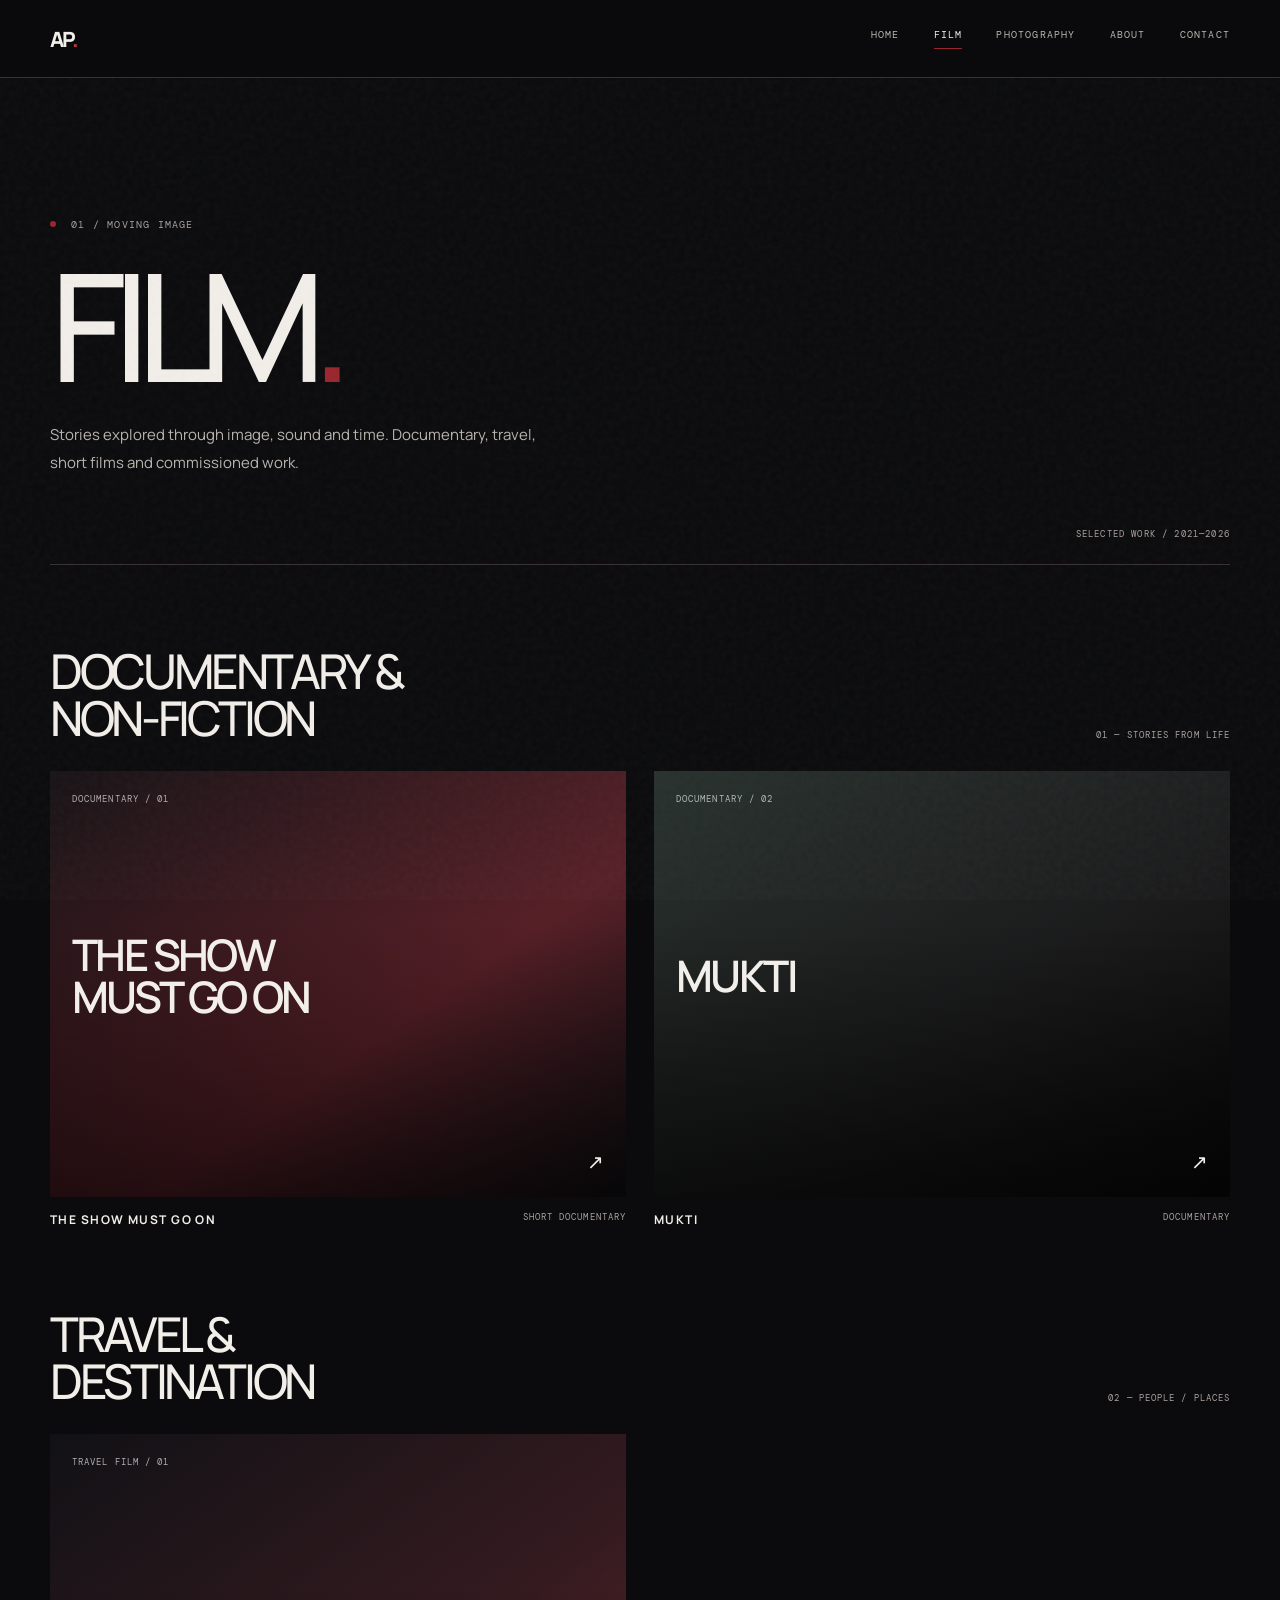
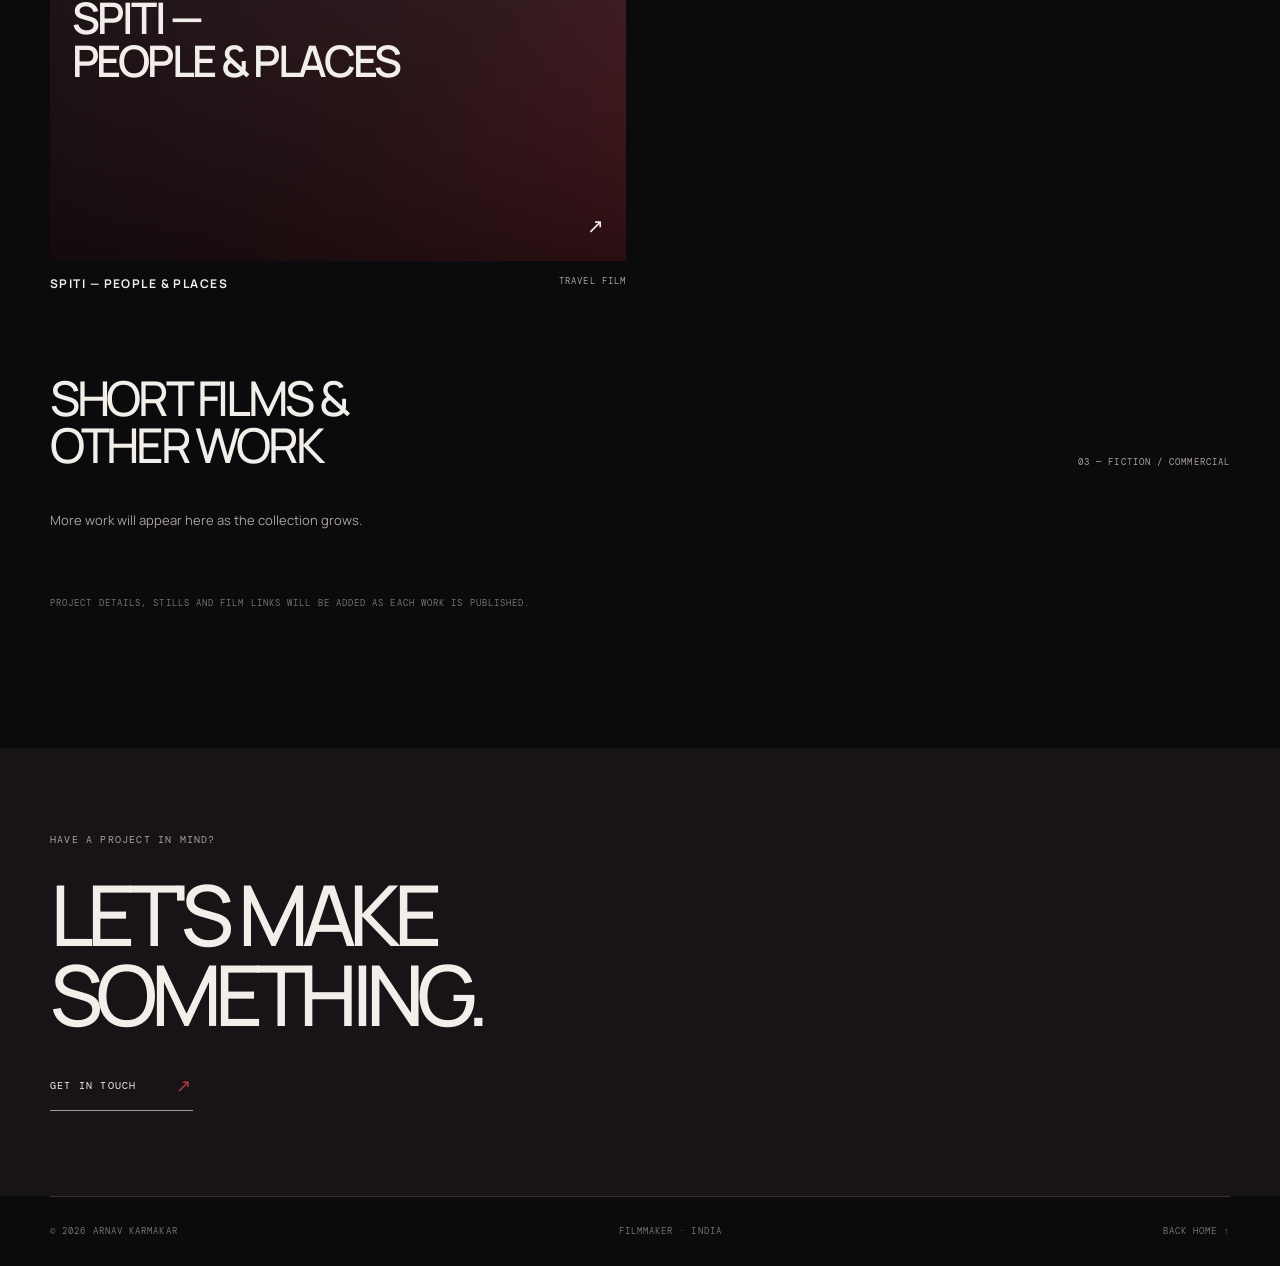
<file: film.html>
<!doctype html>
<html lang="en"><head>
<meta charset="utf-8"><meta name="viewport" content="width=device-width,initial-scale=1">
<meta name="description" content="Selected films by Arnav Karmakar — documentary, travel, short and commissioned films.">
<meta name="theme-color" content="#0b0b0d"><title>Film — Arnav Karmakar</title>
<link rel="preconnect" href="https://fonts.googleapis.com"><link rel="preconnect" href="https://fonts.gstatic.com" crossorigin>
<link href="https://fonts.googleapis.com/css2?family=DM+Mono:wght@400;500&family=Manrope:wght@400;500;600;700;800&display=swap" rel="stylesheet">
<link rel="stylesheet" href="styles.css"><script src="script.js" defer></script>
</head><body data-portfolio-kind="film"><div class="grain" aria-hidden="true"></div>
<header class="topbar"><a class="wordmark" href="index.html">AP<span>.</span></a><button class="menu-toggle" aria-expanded="false" aria-controls="navigation">MENU</button>
<nav id="navigation" class="navigation"><a href="index.html">HOME</a><a class="current" href="film.html">FILM</a><a href="photography.html">PHOTOGRAPHY</a><a href="index.html#about">ABOUT</a><a href="index.html#contact">CONTACT</a></nav></header>
<main class="portfolio-page wrap"><div class="page-intro"><p class="eyebrow"><span class="status-dot"></span> 01 / MOVING IMAGE</p><h1>FILM<span class="accent-period">.</span></h1><p class="page-description">Stories explored through image, sound and time. Documentary, travel, short films and commissioned work.</p><div class="page-index">SELECTED WORK / 2021—2026</div></div>
<section class="portfolio-section"><div class="portfolio-section-heading"><h2>DOCUMENTARY &<br>NON-FICTION</h2><span>01 — STORIES FROM LIFE</span></div><div class="portfolio-gallery film-gallery" data-gallery-kind="film"><article class="work-card"><div class="work-image image-one"><span class="image-tag">DOCUMENTARY / 01</span><b>THE SHOW<br>MUST GO ON</b><span class="image-arrow">↗</span></div><div class="work-meta"><strong>The Show Must Go On</strong><span>Short Documentary</span></div></article><article class="work-card"><div class="work-image image-three"><span class="image-tag">DOCUMENTARY / 02</span><b>MUKTI</b><span class="image-arrow">↗</span></div><div class="work-meta"><strong>Mukti</strong><span>Documentary</span></div></article></div></section>
<section class="portfolio-section"><div class="portfolio-section-heading"><h2>TRAVEL &<br>DESTINATION</h2><span>02 — PEOPLE / PLACES</span></div><div class="portfolio-gallery film-gallery"><article class="work-card"><div class="work-image image-two"><span class="image-tag">TRAVEL FILM / 01</span><b>SPITI —<br>PEOPLE & PLACES</b><span class="image-arrow">↗</span></div><div class="work-meta"><strong>Spiti — People & Places</strong><span>Travel Film</span></div></article></div></section>
<section class="portfolio-section"><div class="portfolio-section-heading"><h2>SHORT FILMS &<br>OTHER WORK</h2><span>03 — FICTION / COMMERCIAL</span></div><div class="portfolio-gallery film-gallery" data-gallery-kind="film-extra"><p class="empty-note">More work will appear here as the collection grows.</p></div></section>
<p class="coming-soon">PROJECT DETAILS, STILLS AND FILM LINKS WILL BE ADDED AS EACH WORK IS PUBLISHED.</p>
</main><section class="page-cta"><div class="wrap"><p class="eyebrow">HAVE A PROJECT IN MIND?</p><h2>LET'S MAKE<br>SOMETHING.</h2><a class="contact-link" href="index.html#contact">GET IN TOUCH <span>↗</span></a></div></section>
<footer class="wrap"><span>© <span id="year">2026</span> ARNAV KARMAKAR</span><span>FILMMAKER · INDIA</span><a href="index.html">BACK HOME ↑</a></footer></body></html>
</file>
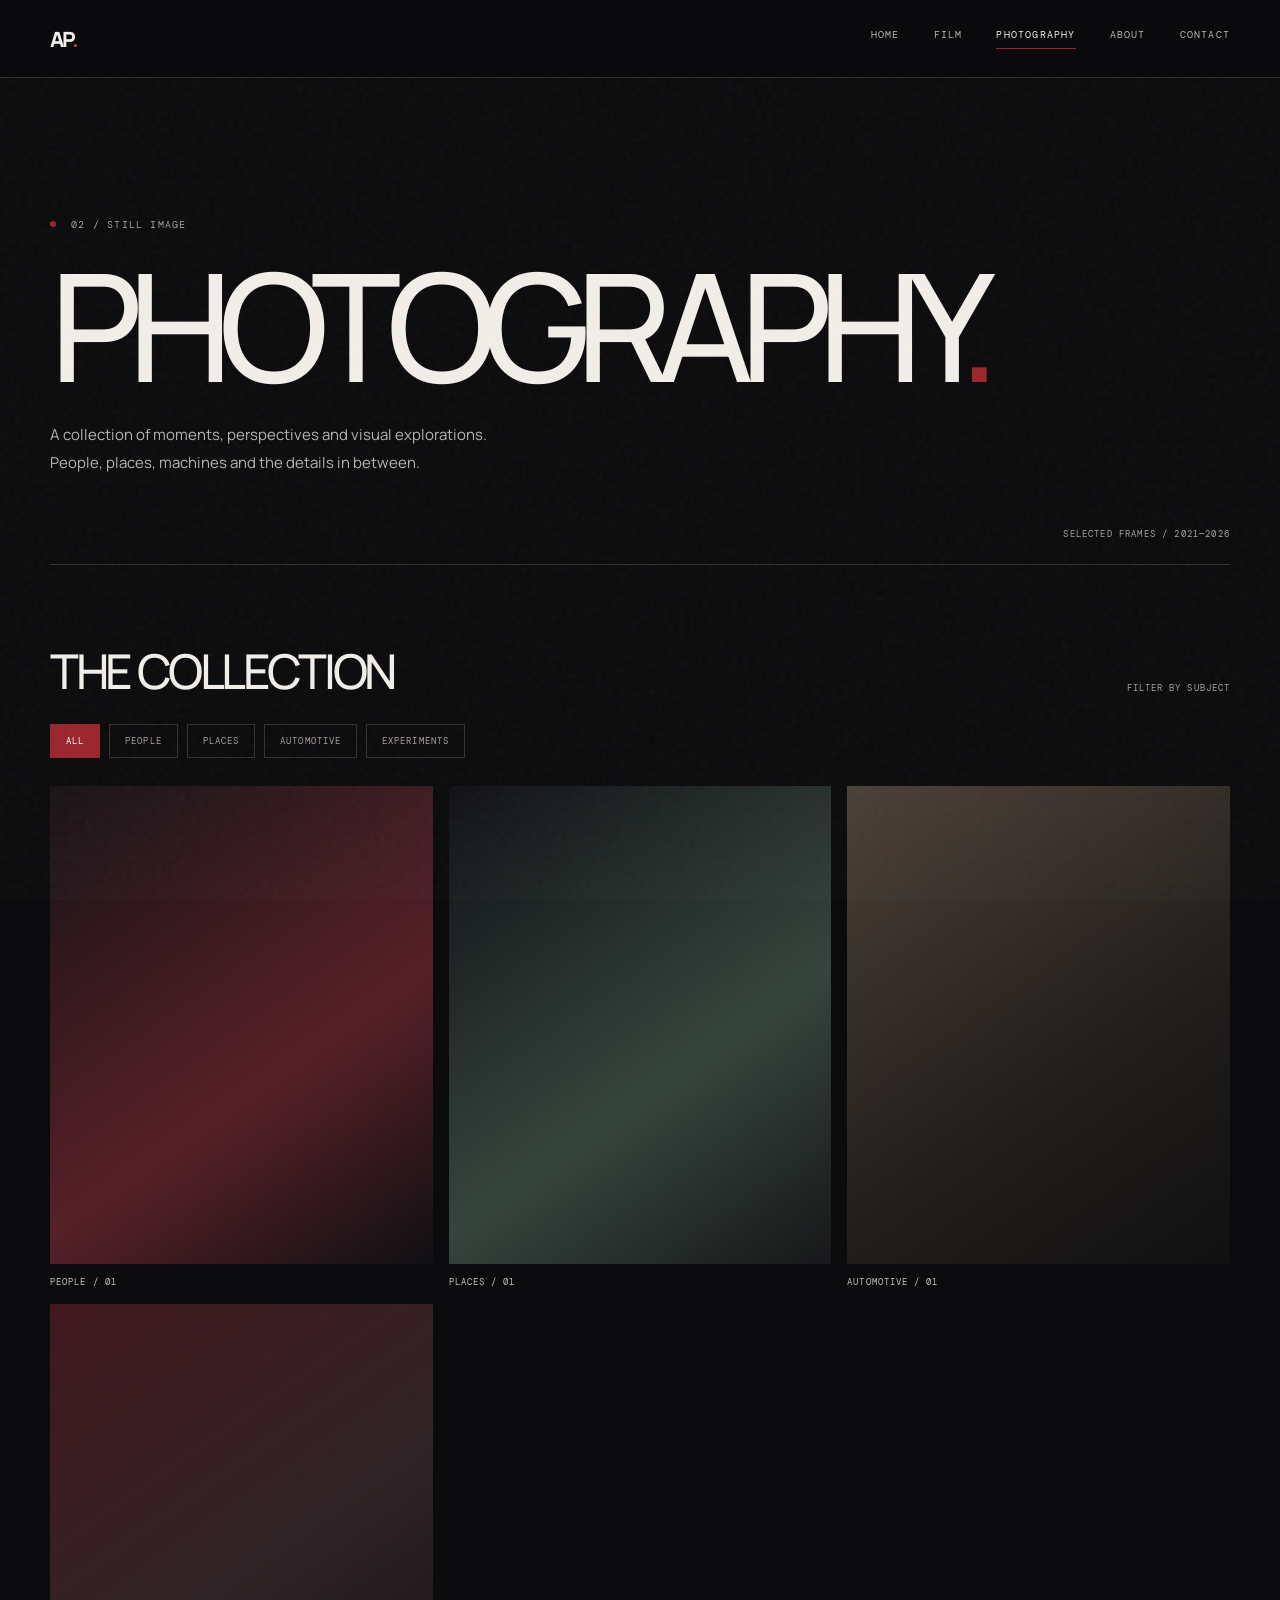
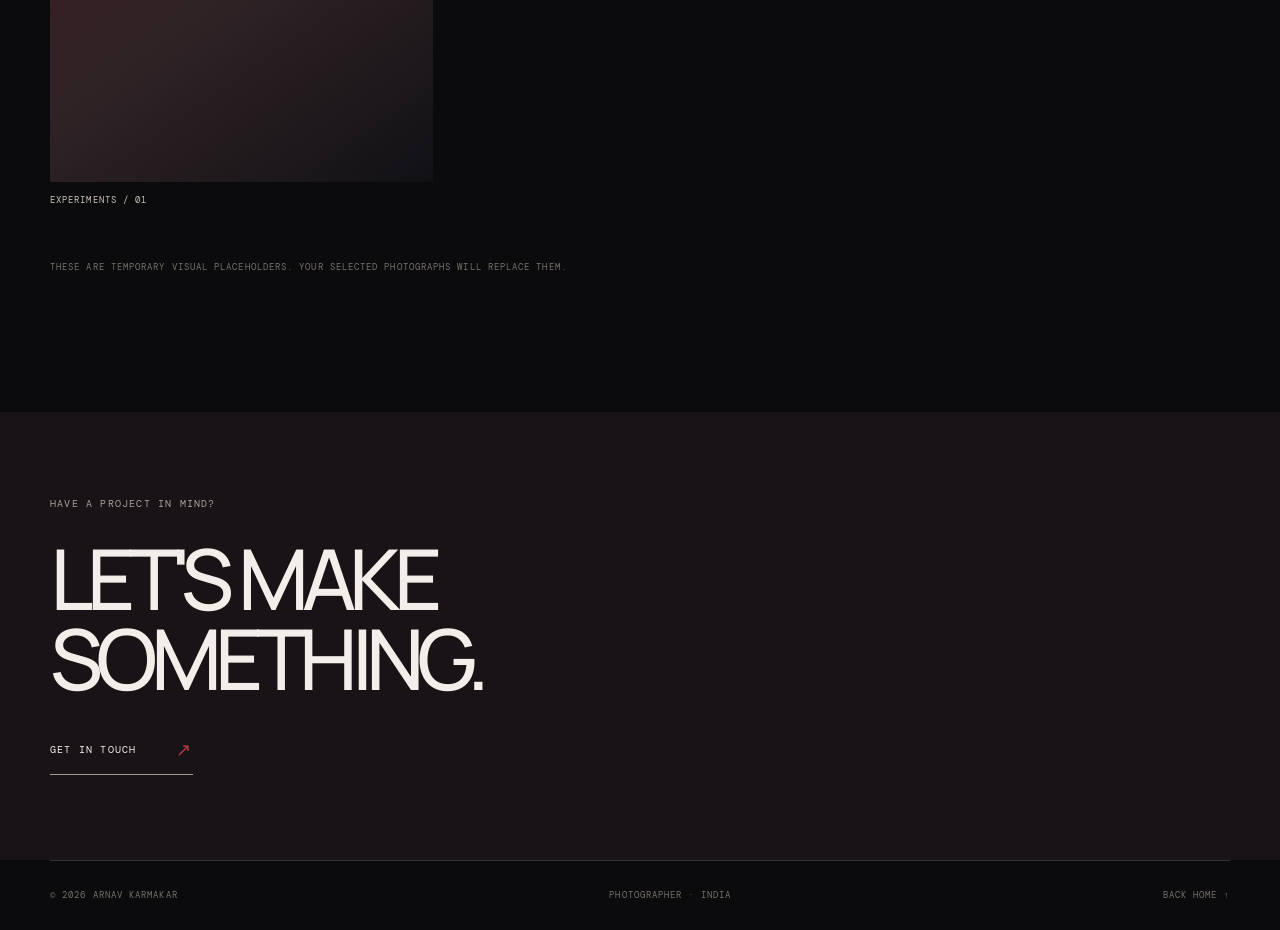
<file: photography.html>
<!doctype html>
<html lang="en"><head>
<meta charset="utf-8"><meta name="viewport" content="width=device-width,initial-scale=1">
<meta name="description" content="Photography by Arnav Karmakar — people, places, automotive and visual experiments.">
<meta name="theme-color" content="#0b0b0d"><title>Photography — Arnav Karmakar</title>
<link rel="preconnect" href="https://fonts.googleapis.com"><link rel="preconnect" href="https://fonts.gstatic.com" crossorigin>
<link href="https://fonts.googleapis.com/css2?family=DM+Mono:wght@400;500&family=Manrope:wght@400;500;600;700;800&display=swap" rel="stylesheet">
<link rel="stylesheet" href="styles.css"><script src="script.js" defer></script>
</head><body data-portfolio-kind="photo"><div class="grain" aria-hidden="true"></div>
<header class="topbar"><a class="wordmark" href="index.html">AP<span>.</span></a><button class="menu-toggle" aria-expanded="false" aria-controls="navigation">MENU</button>
<nav id="navigation" class="navigation"><a href="index.html">HOME</a><a href="film.html">FILM</a><a class="current" href="photography.html">PHOTOGRAPHY</a><a href="index.html#about">ABOUT</a><a href="index.html#contact">CONTACT</a></nav></header>
<main class="portfolio-page wrap"><div class="page-intro"><p class="eyebrow"><span class="status-dot"></span> 02 / STILL IMAGE</p><h1>PHOTOGRAPHY<span class="accent-period">.</span></h1><p class="page-description">A collection of moments, perspectives and visual explorations. People, places, machines and the details in between.</p><div class="page-index">SELECTED FRAMES / 2021—2026</div></div>
<section class="portfolio-section"><div class="portfolio-section-heading"><h2>THE COLLECTION</h2><span>FILTER BY SUBJECT</span></div><div class="filters" role="group" aria-label="Filter photography"><button class="filter active" data-filter="all">ALL</button><button class="filter" data-filter="people">PEOPLE</button><button class="filter" data-filter="places">PLACES</button><button class="filter" data-filter="automotive">AUTOMOTIVE</button><button class="filter" data-filter="experiments">EXPERIMENTS</button></div><div class="portfolio-gallery photo-gallery" id="photo-gallery">
<button class="photo-tile" data-category="people"><div class="photo-tile-art image-one"></div><span>PEOPLE / 01</span></button>
<button class="photo-tile" data-category="places"><div class="photo-tile-art image-two"></div><span>PLACES / 01</span></button>
<button class="photo-tile" data-category="automotive"><div class="photo-tile-art image-three"></div><span>AUTOMOTIVE / 01</span></button>
<button class="photo-tile" data-category="experiments"><div class="photo-tile-art image-four"></div><span>EXPERIMENTS / 01</span></button>
</div></section><p class="coming-soon">THESE ARE TEMPORARY VISUAL PLACEHOLDERS. YOUR SELECTED PHOTOGRAPHS WILL REPLACE THEM.</p>
</main><section class="page-cta"><div class="wrap"><p class="eyebrow">HAVE A PROJECT IN MIND?</p><h2>LET'S MAKE<br>SOMETHING.</h2><a class="contact-link" href="index.html#contact">GET IN TOUCH <span>↗</span></a></div></section>
<footer class="wrap"><span>© <span id="year">2026</span> ARNAV KARMAKAR</span><span>PHOTOGRAPHER · INDIA</span><a href="index.html">BACK HOME ↑</a></footer></body></html>
</file>
<file: styles.css>
:root{--bg:#101010;--panel:#191919;--text:#f1eee8;--muted:#99958e;--line:#34322f;--accent:#c16d55;--mono:"DM Mono",monospace;--sans:"Manrope",Arial,sans-serif}*{box-sizing:border-box}html{scroll-behavior:smooth;scroll-padding-top:90px}body{margin:0;background:var(--bg);color:var(--text);font-family:var(--sans);-webkit-font-smoothing:antialiased}.grain{position:fixed;inset:0;z-index:5;pointer-events:none;opacity:.07;background-image:url("data:image/svg+xml,%3Csvg viewBox='0 0 180 180' xmlns='http://www.w3.org/2000/svg'%3E%3Cfilter id='n'%3E%3CfeTurbulence type='fractalNoise' baseFrequency='.85' numOctaves='3' stitchTiles='stitch'/%3E%3C/filter%3E%3Crect width='100%25' height='100%25' filter='url(%23n)' opacity='.55'/%3E%3C/svg%3E")}a{color:inherit;text-decoration:none}.wrap{width:min(1180px,calc(100% - 72px));margin:auto}.topbar{height:78px;padding:0 max(36px,calc((100vw - 1180px)/2));display:flex;align-items:center;justify-content:space-between;border-bottom:1px solid var(--line);position:sticky;top:0;background:rgba(16,16,16,.9);backdrop-filter:blur(16px);z-index:10}.wordmark{font-size:21px;font-weight:800;letter-spacing:-.08em}.wordmark span{color:var(--accent)}.navigation{display:flex;gap:34px}.navigation a,.menu-toggle,.eyebrow,.hero-foot,.text-link,.frame-index,.image-tag,.work-meta span,.coming-soon,.discipline-list,.contact-link,.social-row,footer{font:10px var(--mono);letter-spacing:.12em}.navigation a{color:#b9b5ae;transition:color .2s}.navigation a:hover,.social-row a:hover{color:var(--accent)}.menu-toggle{display:none;background:none;color:var(--text);border:0}.hero{min-height:calc(100svh - 78px);padding-top:clamp(72px,10vw,135px);padding-bottom:28px;display:grid;grid-template-columns:1fr .85fr;grid-template-rows:1fr auto;column-gap:8%;align-items:center}.hero-copy{padding-bottom:35px}.eyebrow{color:var(--muted);margin:0 0 28px}.status-dot{display:inline-block;width:6px;height:6px;background:var(--accent);border-radius:50%;margin:0 8px 1px 0}.hero h1,.section-heading h2,.about-layout h2,.contact-section h2{font-size:clamp(54px,8.5vw,112px);line-height:.98;letter-spacing:-.085em;font-weight:500;margin:0}.hero h1 em,.section-heading h2 em,.about-layout h2 em,.contact-section h2 em{font-family:Georgia,serif;font-weight:400;color:var(--accent);letter-spacing:-.09em}.intro{max-width:430px;color:#b9b5ae;font-size:15px;line-height:1.85;margin:30px 0}.text-link{display:inline-flex;gap:28px;align-items:center;border-bottom:1px solid #77716a;padding:0 0 12px;margin-top:12px}.text-link span,.contact-link span{font-size:18px;color:var(--accent)}.hero-frame{position:relative;max-width:480px;width:100%;justify-self:end}.frame-placeholder{aspect-ratio:4/5;background:linear-gradient(145deg,#3d3a34,#242522 48%,#67483b);display:flex;flex-direction:column;justify-content:space-between;padding:22px;position:relative;overflow:hidden}.frame-placeholder:before{content:"";position:absolute;width:60%;height:130%;left:28%;top:-14%;transform:rotate(22deg);border-left:1px solid #ffffff55;background:linear-gradient(90deg,transparent,#ffffff12,transparent)}.frame-placeholder span,.frame-placeholder small{position:relative;font:9px var(--mono);letter-spacing:.16em;color:#ffffffa8}.frame-index{position:absolute;right:-34px;bottom:0;color:var(--muted);writing-mode:vertical-rl}.hero-foot{grid-column:1/-1;display:flex;justify-content:space-between;color:var(--muted);border-top:1px solid var(--line);padding-top:18px;margin-top:38px}.section{padding-top:145px;padding-bottom:145px}.section-heading{display:flex;justify-content:space-between;align-items:end;margin-bottom:65px}.section-heading h2,.about-layout h2,.contact-section h2{font-size:clamp(48px,7vw,84px)}.section-note{max-width:260px;color:var(--muted);font-size:13px;line-height:1.8;margin:0 0 5px}.work-grid{display:grid;grid-template-columns:1.1fr .9fr;gap:70px 8%}.work-card{display:block;min-width:0}.work-offset{margin-top:115px}.work-offset-small{margin-top:90px}.work-image{aspect-ratio:1.35;position:relative;overflow:hidden;display:flex;flex-direction:column;justify-content:space-between;padding:22px;background:#272321;transition:filter .4s,transform .6s}.work-card:hover .work-image{filter:brightness(1.18);transform:translateY(-5px)}.work-wide .work-image{aspect-ratio:1.2}.image-one{background:linear-gradient(140deg,#242020,#6d3431 60%,#171515)}.image-two{background:linear-gradient(140deg,#28332f,#687064 58%,#191b19)}.image-three{background:linear-gradient(140deg,#4b4036,#211e1c 60%,#111)}.image-four{background:linear-gradient(140deg,#35302d,#725d4d 55%,#1b1918)}.work-image:after{content:"";position:absolute;inset:0;background:linear-gradient(180deg,transparent 35%,#0009)}.image-tag,.work-image b,.image-arrow{position:relative;z-index:1}.image-tag{font-size:9px;color:#ffffffa8}.work-image b{font-size:clamp(24px,3.3vw,43px);line-height:.98;letter-spacing:-.06em;font-weight:600}.image-arrow{align-self:flex-end;font-size:20px}.work-meta{display:flex;justify-content:space-between;gap:12px;padding-top:15px;font-size:12px}.work-meta span{font-size:9px;color:var(--muted);text-align:right}.coming-soon{color:#77716a;font-size:9px;margin-top:55px}.about-section{background:#181817;padding:130px 0}.about-layout{display:grid;grid-template-columns:1fr 1fr;gap:12%}.about-copy{max-width:500px;padding-top:42px;color:#aaa69f;font-size:14px;line-height:1.9}.about-copy p{margin:0 0 22px}.about-copy .about-lead{font-size:19px;line-height:1.6;color:var(--text)}.discipline-list{display:flex;flex-wrap:wrap;gap:12px 22px;border-top:1px solid var(--line);padding-top:22px;margin-top:38px;color:#d4cfc6;font-size:9px}.contact-section{padding-top:145px;padding-bottom:80px}.contact-section>p:not(.eyebrow){color:var(--muted);font-size:14px;margin:25px 0}.contact-link{display:inline-flex;gap:40px;align-items:center;border-bottom:1px solid #77716a;padding-bottom:12px;margin-top:15px}.social-row{border-top:1px solid var(--line);margin-top:110px;padding-top:20px;display:flex;justify-content:space-between;color:var(--muted);font-size:9px}.social-row div{display:flex;gap:24px}.social-row a{transition:color .2s}footer{min-height:70px;border-top:1px solid var(--line);display:flex;align-items:center;justify-content:space-between;color:#77716a;font-size:9px}footer a:hover{color:var(--text)}@media(max-width:760px){.wrap{width:calc(100% - 40px)}.topbar{height:66px;padding:0 20px}.menu-toggle{display:block}.navigation{display:none;position:absolute;top:66px;left:0;right:0;padding:22px 20px;background:#101010;border-bottom:1px solid var(--line);flex-direction:column;gap:20px}.navigation.open{display:flex}.hero{min-height:0;padding-top:75px;grid-template-columns:1fr;gap:48px}.hero h1{font-size:clamp(55px,13vw,86px)}.hero-frame{width:82%;justify-self:center}.frame-index{right:-20px}.hero-foot{font-size:8px;gap:12px;flex-wrap:wrap;margin-top:15px}.section{padding-top:95px;padding-bottom:95px}.section-heading{display:block;margin-bottom:40px}.section-note{margin-top:22px}.work-grid{grid-template-columns:1fr;gap:42px}.work-offset,.work-offset-small{margin-top:0}.work-image,.work-wide .work-image{aspect-ratio:1.2}.about-section{padding:90px 0}.about-layout{grid-template-columns:1fr;gap:25px}.about-copy{padding-top:0}.contact-section{padding-top:95px}.social-row{margin-top:75px;gap:22px;flex-direction:column}.social-row div{flex-wrap:wrap}footer{padding:22px 0;gap:12px;align-items:flex-start;flex-direction:column}}@media(prefers-reduced-motion:reduce){html{scroll-behavior:auto}*,*:before,*:after{transition:none!important}}
/* Uploaded portfolio media */
.uploaded-image { isolation:isolate; }
.uploaded-image img { position:absolute; inset:0; width:100%; height:100%; object-fit:cover; }
.uploaded-image b { text-shadow:0 2px 18px #000; }
.uploaded-no-image { background:linear-gradient(140deg,#242020,#51413b 60%,#171515); }

/* Editorial burgundy portfolio direction */
:root{--bg:#0b0b0d;--panel:#171316;--text:#f2eee9;--muted:#aaa19c;--line:#393033;--accent:#9b252d;--mono:"DM Mono",monospace;--sans:"Manrope",Arial,sans-serif}
body{background:#0b0b0d;color:#f2eee9}
.topbar{background:rgba(11,11,13,.94);border-color:#393033}
.wordmark span,.text-link span,.contact-link span{color:#b33a43}
.hero{grid-template-columns:1.08fr .92fr;column-gap:clamp(28px,5vw,76px);padding-top:72px;min-height:calc(100svh - 78px)}
.hero h1{font-size:clamp(58px,7.2vw,112px);line-height:.92;letter-spacing:-.075em}
.hero h1 em{font-family:var(--sans);font-style:normal;color:#f2eee9}
.intro{max-width:360px}
.hero-frame{height:min(72vh,760px);min-height:500px;max-width:none}
.frame-placeholder{height:100%;aspect-ratio:auto;background:linear-gradient(125deg,#101013 0%,#211719 48%,#572027 100%)}
.frame-placeholder:before{opacity:.8;background:linear-gradient(180deg,transparent 42%,rgba(0,0,0,.55)),repeating-linear-gradient(115deg,transparent 0 18%,rgba(255,255,255,.08) 18.2% 18.4%,transparent 18.6% 36%)}
.frame-placeholder span{font-size:10px;letter-spacing:.2em}
.frame-index{right:16px;top:18px;bottom:auto;writing-mode:vertical-rl;color:#ffffffb8}
.hero-foot{border-color:#393033}
.section{padding-top:120px;padding-bottom:120px}
.section-heading h2,.about-layout h2,.contact-section h2{font-size:clamp(48px,6vw,76px);line-height:.95}
.section-heading h2 em,.about-layout h2 em,.contact-section h2 em{font-family:var(--sans);font-style:normal;color:inherit}
.work-grid{grid-template-columns:1.15fr .85fr;gap:clamp(18px,3vw,42px)}
.work-offset{margin-top:110px}
.work-image,.work-wide .work-image{aspect-ratio:1.12;background:linear-gradient(145deg,#4d2025,#252326 58%,#101013)}
.image-one{background:linear-gradient(145deg,#171316,#572027 60%,#101013)}
.image-two{background:linear-gradient(145deg,#111115,#351b20 60%,#68232b)}
.image-three{background:linear-gradient(145deg,#28312d,#1b1b1c 58%,#09090a)}
.image-four{background:linear-gradient(145deg,#42191f,#302326 55%,#111115)}
.work-image b{font-size:clamp(25px,3.4vw,44px)}
.work-meta{letter-spacing:.12em;text-transform:uppercase}
.work-meta span{font-size:9px}
.about-section{background:#141214}
.about-layout h2{letter-spacing:-.07em}
.contact-section h2 em{color:#fff}
.contact-link{border-color:#a69a95}
.social-row{border-color:#514044}
@media(max-width:760px){
 .hero{display:flex;min-height:0;padding-top:78px}
 .hero h1{font-size:clamp(52px,13vw,82px)}
 .hero-frame{width:100%;min-height:300px;height:105vw;margin-top:0}
 .work-grid{grid-template-columns:1fr;gap:34px}
 .work-offset,.work-offset-small{margin-top:0}
 .section{padding-top:68px;padding-bottom:68px}
}

/* Dedicated film and photography pages */
.navigation a.current{color:var(--text);border-bottom:1px solid var(--accent);padding-bottom:7px}
.portfolio-page{padding-top:clamp(76px,11vw,140px);padding-bottom:100px}
.page-intro{position:relative;padding-bottom:72px;border-bottom:1px solid var(--line)}
.page-intro h1{font-size:clamp(64px,12vw,150px);line-height:.88;letter-spacing:-.095em;font-weight:500;margin:0 0 30px}
.accent-period{color:var(--accent)}
.page-description{max-width:490px;color:#b9b5ae;font-size:15px;line-height:1.85}
.page-index{position:absolute;right:0;bottom:24px;color:var(--muted);font:9px var(--mono);letter-spacing:.13em}
.portfolio-section{padding-top:82px}
.portfolio-section-heading{display:flex;justify-content:space-between;align-items:end;gap:20px;margin-bottom:30px}
.portfolio-section-heading h2{font-size:clamp(27px,4vw,48px);line-height:.98;letter-spacing:-.07em;font-weight:500;margin:0}
.portfolio-section-heading>span{font:9px var(--mono);letter-spacing:.12em;color:var(--muted)}
.portfolio-gallery{display:grid;grid-template-columns:repeat(2,minmax(0,1fr));gap:42px 28px}
.film-gallery .work-image{aspect-ratio:1.35}
.film-gallery .work-meta{padding-top:14px}
.empty-note{color:var(--muted);font-size:13px}
.filters{display:flex;gap:9px;flex-wrap:wrap;margin:0 0 28px}
.filter{border:1px solid var(--line);background:transparent;color:var(--muted);padding:10px 15px;font:9px var(--mono);letter-spacing:.12em;cursor:pointer}
.filter.active,.filter:hover{background:var(--accent);border-color:var(--accent);color:#fff}
.photo-gallery{grid-template-columns:repeat(3,minmax(0,1fr));gap:16px}
.photo-tile{padding:0;border:0;background:none;color:var(--text);text-align:left;cursor:pointer;min-width:0}
.photo-tile[hidden]{display:none}
.photo-tile-art{aspect-ratio:4/5;position:relative;overflow:hidden;background:#282321;transition:transform .45s,filter .45s}
.photo-tile:hover .photo-tile-art{transform:translateY(-4px);filter:brightness(1.15)}
.photo-tile>span{display:block;padding-top:12px;font:9px var(--mono);letter-spacing:.12em;color:#c9c2b9}
.photo-tile-art.image-one{background:linear-gradient(145deg,#171316,#572027 60%,#101013)}
.photo-tile-art.image-two{background:linear-gradient(145deg,#111115,#35453d 60%,#171719)}
.photo-tile-art.image-three{background:linear-gradient(145deg,#4b4036,#211e1c 60%,#111)}
.photo-tile-art.image-four{background:linear-gradient(145deg,#42191f,#302326 55%,#111115)}
.uploaded-photo-tile .photo-tile-art img{position:absolute;inset:0;width:100%;height:100%;object-fit:cover}
.page-cta{background:#171316;padding:85px 0;margin-top:30px}
.page-cta h2{font-size:clamp(46px,7vw,84px);line-height:.95;letter-spacing:-.08em;font-weight:500;margin:15px 0 25px}
@media(max-width:760px){.portfolio-page{padding-top:72px}.page-intro{padding-bottom:56px}.page-index{position:static;margin-top:26px}.portfolio-section{padding-top:60px}.portfolio-section-heading{align-items:start;flex-direction:column}.portfolio-gallery{grid-template-columns:1fr;gap:32px}.photo-gallery{grid-template-columns:repeat(2,minmax(0,1fr));gap:18px 10px}.page-cta{padding:65px 0}}
</file>
